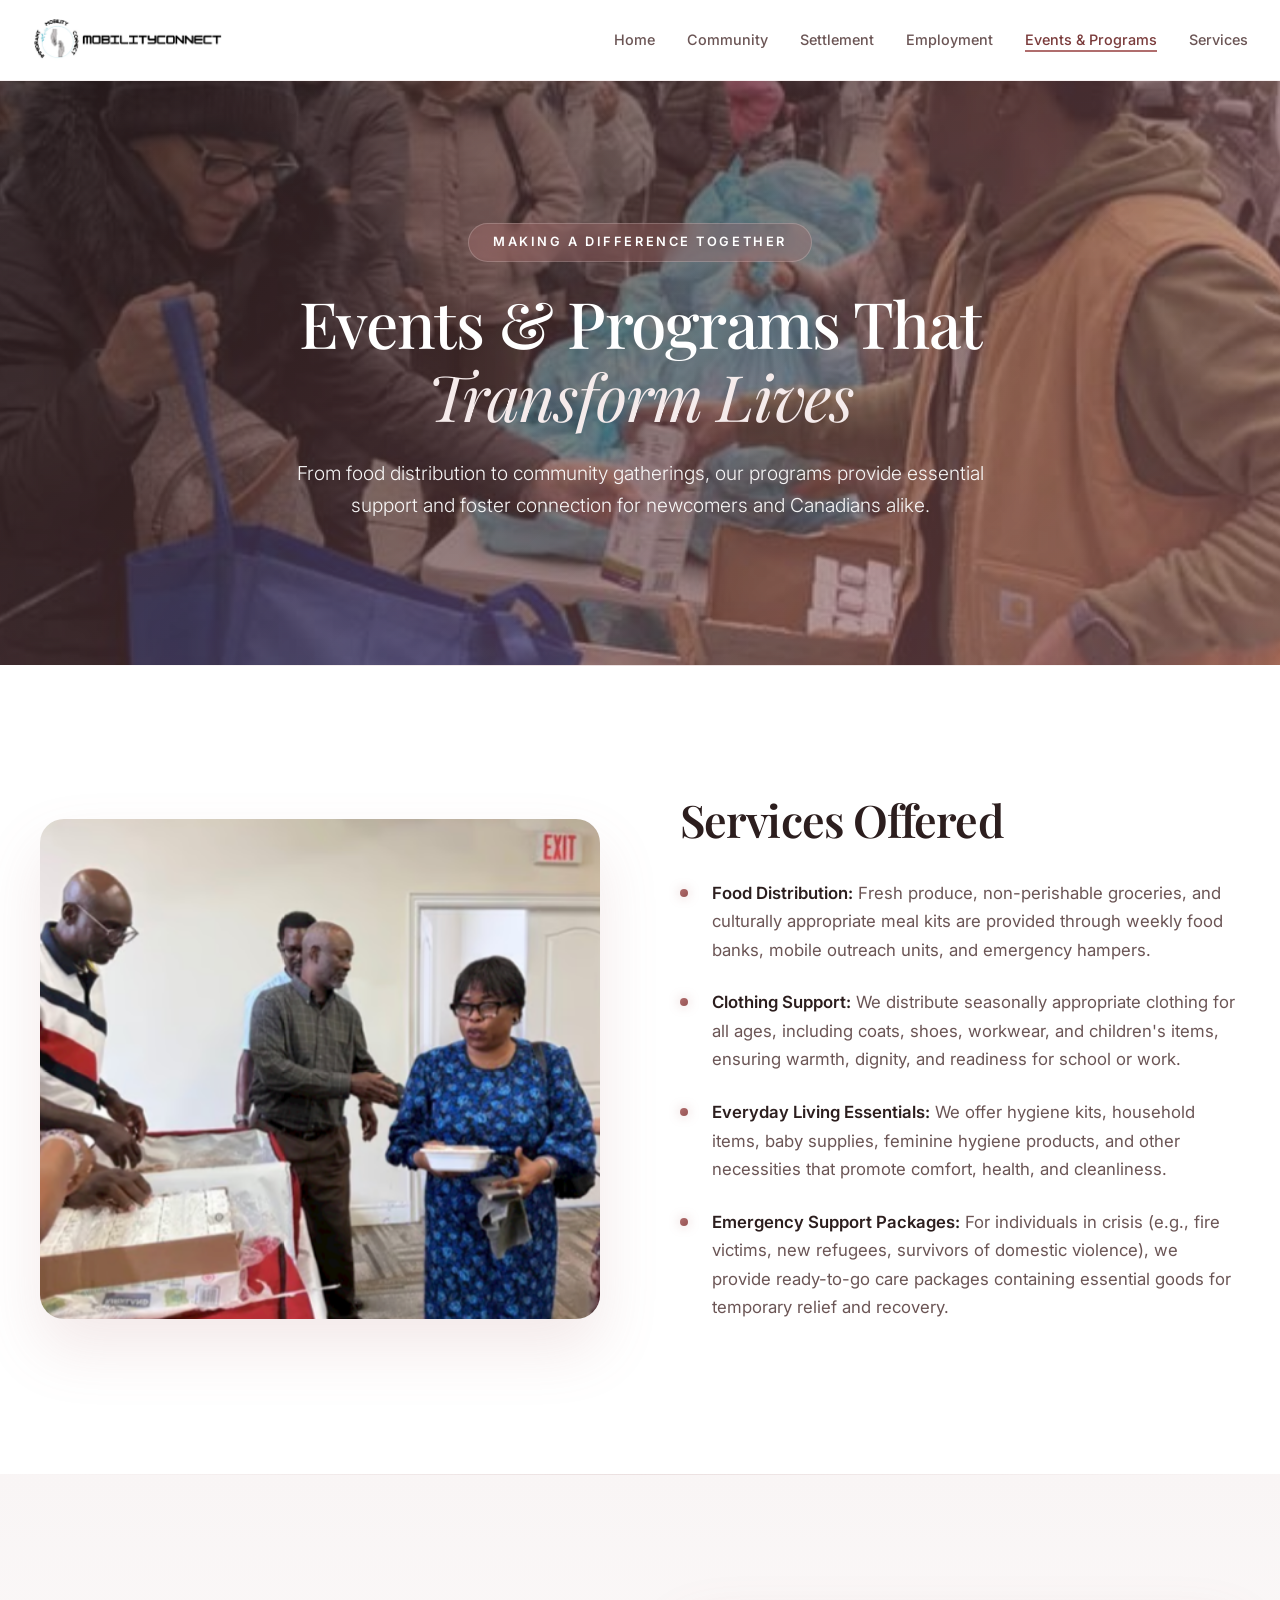
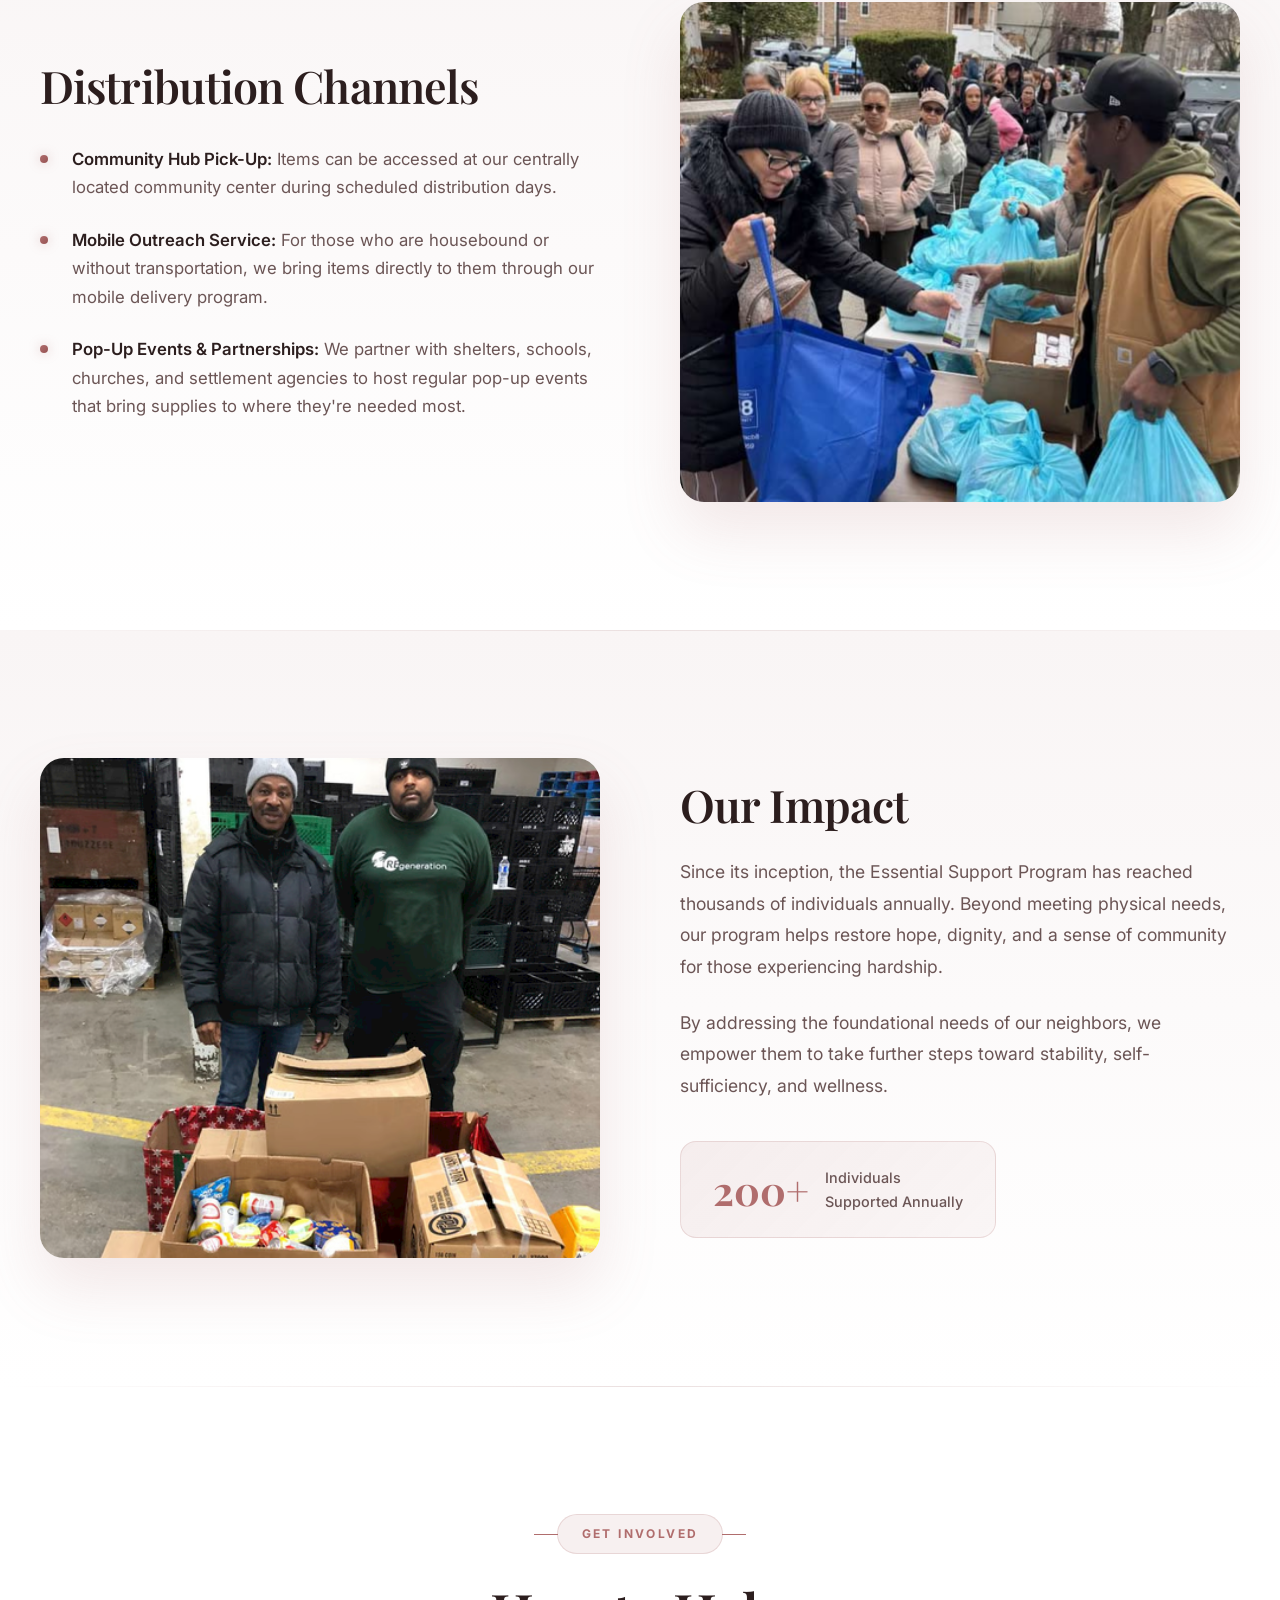
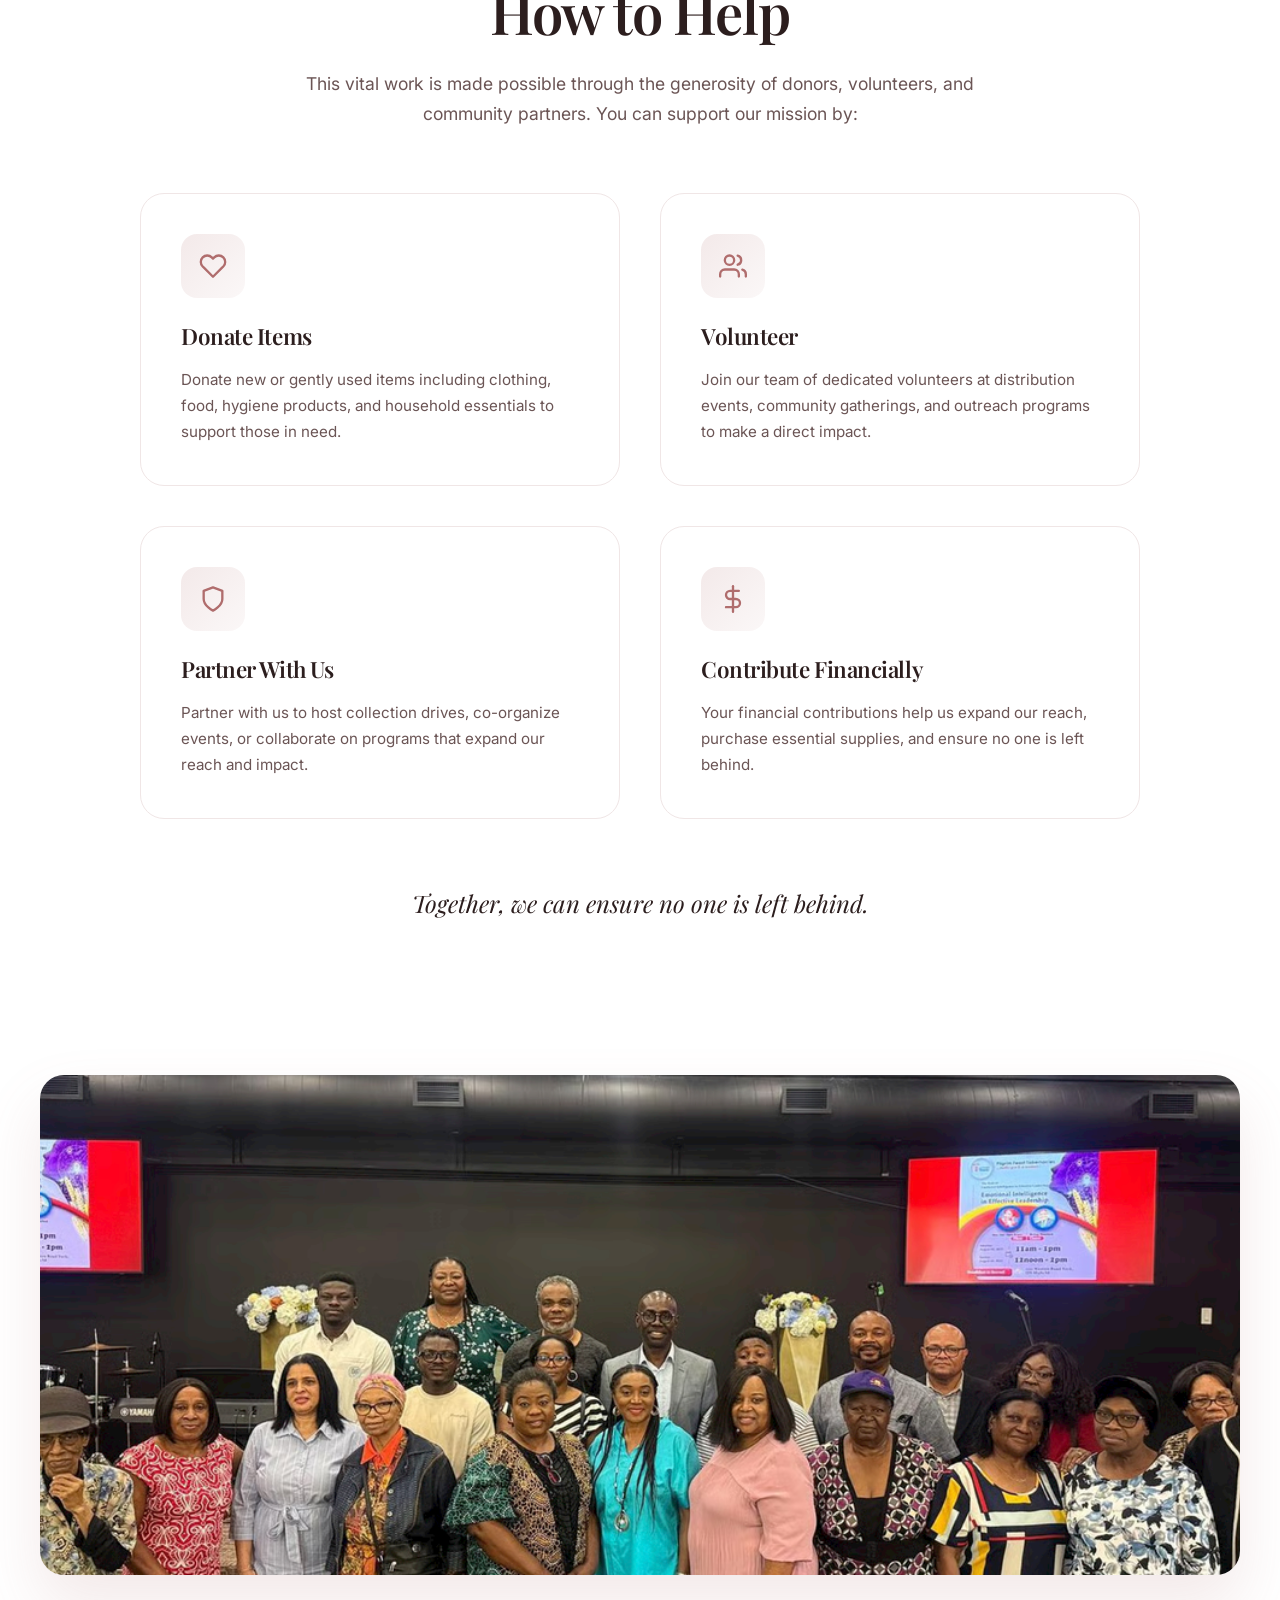
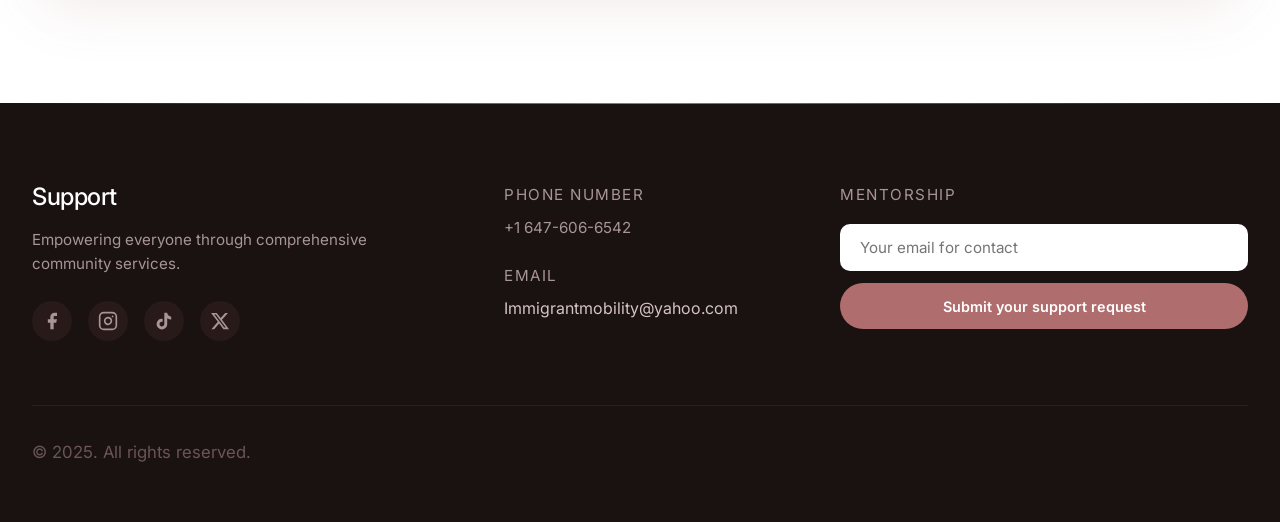
<file: events.html>
<!DOCTYPE html>
<html lang="en">
<head>
    <meta charset="UTF-8">
    <meta name="viewport" content="width=device-width, initial-scale=1.0">
    <title>Events & Programs | Immigrant Mobility Connect</title>
    <link rel="stylesheet" href="migrant.css">
    <link rel="preconnect" href="https://fonts.googleapis.com">
    <link rel="preconnect" href="https://fonts.gstatic.com" crossorigin>
    <link href="https://fonts.googleapis.com/css2?family=Inter:wght@300;400;500;600;700&family=Playfair+Display:ital,wght@0,400;0,500;0,600;0,700;1,400;1,500&display=swap" rel="stylesheet">
    
    <style>
        /* =========================================
           EVENTS & PROGRAMS PAGE STYLES
           ========================================= */
        
        /* Page Hero */
        .page-hero {
            position: relative;
            min-height: 65vh;
            display: flex;
            align-items: center;
            justify-content: center;
            overflow: hidden;
            margin-top: 80px;
        }

        .hero-background {
            position: absolute;
            inset: 0;
            z-index: 0;
        }

        .hero-image {
            width: 100%;
            height: 100%;
            object-fit: cover;
            animation: slowZoom 40s ease-in-out infinite alternate;
        }

        .hero-overlay {
            position: absolute;
            inset: 0;
            background: linear-gradient(135deg, rgba(44, 30, 30, 0.8) 0%, rgba(176, 109, 109, 0.5) 100%);
        }

        .hero-content-container {
            position: relative;
            z-index: 2;
            width: 100%;
            padding: 4rem 2rem;
        }

        .hero-text {
            max-width: 900px;
            margin: 0 auto;
            text-align: center;
            color: #fff;
        }

        .hero-label {
            display: inline-block;
            font-size: 0.8rem;
            font-weight: 600;
            color: #fff;
            text-transform: uppercase;
            letter-spacing: 0.2em;
            margin-bottom: 1.5rem;
            padding: 0.5rem 1.5rem;
            background: rgba(176, 109, 109, 0.3);
            backdrop-filter: blur(10px);
            border-radius: 50px;
            border: 1px solid rgba(255, 255, 255, 0.2);
        }

        .hero-text h1 {
            font-family: 'Playfair Display', serif;
            font-size: clamp(2.5rem, 5vw, 4rem);
            font-weight: 500;
            color: #fff;
            line-height: 1.15;
            margin-bottom: 1.5rem;
            letter-spacing: -0.02em;
        }

        .hero-text h1 em {
            font-style: italic;
            color: #F5EBEB;
            font-weight: 400;
        }

        .hero-text p {
            font-size: 1.2rem;
            color: rgba(255, 255, 255, 0.95);
            line-height: 1.7;
            max-width: 700px;
            margin: 0 auto;
            font-weight: 300;
        }

        /* Services Section */
        .services-section {
            padding: 8rem 0;
            background: #FFFFFF;
            position: relative;
        }

        .services-section::before {
            content: '';
            position: absolute;
            top: 0;
            left: 0;
            right: 0;
            height: 1px;
            background: linear-gradient(90deg, transparent, #EBE0E0, transparent);
        }

        .split-layout {
            display: grid;
            grid-template-columns: 1fr 1fr;
            gap: 5rem;
            max-width: 1200px;
            margin: 0 auto;
            align-items: center;
        }

        .split-layout.reverse {
            direction: rtl;
        }

        .split-layout.reverse > * {
            direction: ltr;
        }

        .split-image {
            position: relative;
            border-radius: 24px;
            overflow: hidden;
            box-shadow: 0 30px 60px rgba(176, 109, 109, 0.15);
            height: 500px;
        }

        .split-image img {
            width: 100%;
            height: 100%;
            object-fit: cover;
            transition: transform 0.8s cubic-bezier(0.2, 0.8, 0.2, 1);
        }

        .split-image:hover img {
            transform: scale(1.05);
        }

        .split-content h2 {
            font-family: 'Playfair Display', serif;
            font-size: clamp(2rem, 4vw, 2.8rem);
            color: #2C1E1E;
            margin-bottom: 2rem;
            line-height: 1.2;
            letter-spacing: -0.02em;
        }

        .split-content ul {
            list-style: none;
            padding: 0;
            margin: 0;
        }

        .split-content ul li {
            position: relative;
            padding-left: 2rem;
            margin-bottom: 1.5rem;
            color: #6B5555;
            font-size: 1.05rem;
            line-height: 1.7;
        }

        .split-content ul li::before {
            content: '';
            position: absolute;
            left: 0;
            top: 10px;
            width: 8px;
            height: 8px;
            border-radius: 50%;
            background: linear-gradient(135deg, #B06D6D 0%, #965353 100%);
            box-shadow: 0 0 12px rgba(176, 109, 109, 0.4);
        }

        .split-content ul li strong {
            color: #2C1E1E;
            font-weight: 600;
            display: inline;
        }

        /* Impact Section */
        .impact-section {
            padding: 8rem 0;
            background: linear-gradient(180deg, #F9F5F5 0%, #FFFFFF 100%);
            position: relative;
        }

        .impact-section::before {
            content: '';
            position: absolute;
            top: 0;
            left: 0;
            right: 0;
            height: 1px;
            background: linear-gradient(90deg, transparent, #EBE0E0, transparent);
        }

        .impact-grid {
            display: grid;
            grid-template-columns: 1fr 1fr;
            gap: 5rem;
            max-width: 1200px;
            margin: 0 auto;
            align-items: center;
        }

        .impact-image {
            position: relative;
            border-radius: 24px;
            overflow: hidden;
            box-shadow: 0 30px 60px rgba(176, 109, 109, 0.15);
            height: 500px;
        }

        .impact-image img {
            width: 100%;
            height: 100%;
            object-fit: cover;
            transition: transform 0.8s cubic-bezier(0.2, 0.8, 0.2, 1);
        }

        .impact-image:hover img {
            transform: scale(1.05);
        }

        .impact-content h2 {
            font-family: 'Playfair Display', serif;
            font-size: clamp(2rem, 4vw, 2.8rem);
            color: #2C1E1E;
            margin-bottom: 1.5rem;
            line-height: 1.2;
            letter-spacing: -0.02em;
        }

        .impact-content p {
            color: #6B5555;
            font-size: 1.1rem;
            line-height: 1.8;
            margin-bottom: 1.5rem;
        }

        .impact-stat {
            display: inline-flex;
            align-items: center;
            gap: 1rem;
            padding: 1.5rem 2rem;
            background: linear-gradient(135deg, rgba(176, 109, 109, 0.1) 0%, rgba(176, 109, 109, 0.05) 100%);
            border-radius: 16px;
            border: 1px solid rgba(176, 109, 109, 0.2);
            margin-top: 1rem;
        }

        .impact-stat-number {
            font-family: 'Playfair Display', serif;
            font-size: 2.5rem;
            font-weight: 700;
            color: #B06D6D;
            line-height: 1;
        }

        .impact-stat-label {
            font-size: 0.9rem;
            color: #6B5555;
            font-weight: 500;
        }

        /* How to Help Section */
        .help-section {
            padding: 8rem 0;
            background: #FFFFFF;
            position: relative;
        }

        .help-section::before {
            content: '';
            position: absolute;
            top: 0;
            left: 0;
            right: 0;
            height: 1px;
            background: linear-gradient(90deg, transparent, #EBE0E0, transparent);
        }

        .help-header {
            text-align: center;
            max-width: 700px;
            margin: 0 auto 4rem auto;
        }

        .help-header .section-label {
            display: inline-block;
            font-size: 0.75rem;
            font-weight: 700;
            color: #B06D6D;
            text-transform: uppercase;
            letter-spacing: 0.2em;
            margin-bottom: 1.5rem;
            padding: 0.6rem 1.5rem;
            background: rgba(176, 109, 109, 0.1);
            border-radius: 50px;
            border: 1px solid rgba(176, 109, 109, 0.2);
        }

        .help-header h2 {
            font-family: 'Playfair Display', serif;
            font-size: clamp(2.5rem, 5vw, 3.5rem);
            color: #2C1E1E;
            margin-bottom: 1.5rem;
            letter-spacing: -0.02em;
        }

        .help-header p {
            color: #6B5555;
            font-size: 1.1rem;
            line-height: 1.7;
        }

        .help-grid {
            display: grid;
            grid-template-columns: repeat(2, 1fr);
            gap: 2.5rem;
            max-width: 1000px;
            margin: 0 auto;
        }

        .help-card {
            background: #FFFFFF;
            border-radius: 24px;
            padding: 2.5rem;
            border: 1px solid #F0E6E6;
            transition: all 0.6s cubic-bezier(0.2, 0.8, 0.2, 1);
            position: relative;
            overflow: hidden;
        }

        .help-card::before {
            content: '';
            position: absolute;
            top: 0;
            left: 0;
            right: 0;
            height: 4px;
            background: linear-gradient(90deg, #B06D6D 0%, #965353 100%);
            transform: scaleX(0);
            transform-origin: left;
            transition: transform 0.6s cubic-bezier(0.2, 0.8, 0.2, 1);
        }

        .help-card:hover::before {
            transform: scaleX(1);
        }

        .help-card:hover {
            transform: translateY(-12px);
            box-shadow: 0 30px 60px rgba(176, 109, 109, 0.12);
            border-color: rgba(176, 109, 109, 0.3);
        }

        .help-icon {
            width: 64px;
            height: 64px;
            background: linear-gradient(135deg, rgba(176, 109, 109, 0.15) 0%, rgba(176, 109, 109, 0.05) 100%);
            border-radius: 16px;
            display: flex;
            align-items: center;
            justify-content: center;
            color: #B06D6D;
            margin-bottom: 1.5rem;
            transition: all 0.4s ease;
        }

        .help-card:hover .help-icon {
            background: linear-gradient(135deg, #B06D6D 0%, #965353 100%);
            color: #fff;
            transform: scale(1.1);
        }

        .help-card h3 {
            font-family: 'Playfair Display', serif;
            font-size: 1.4rem;
            font-weight: 600;
            color: #2C1E1E;
            margin-bottom: 1rem;
            line-height: 1.3;
        }

        .help-card p {
            color: #6B5555;
            font-size: 0.95rem;
            line-height: 1.7;
            margin: 0;
        }

        /* Community Photo Section */
        .community-section {
            padding: 0 0 8rem 0;
            background: #FFFFFF;
        }

        .community-image {
            max-width: 1200px;
            margin: 0 auto;
            border-radius: 24px;
            overflow: hidden;
            box-shadow: 0 30px 60px rgba(176, 109, 109, 0.15);
            height: 500px;
        }

        .community-image img {
            width: 100%;
            height: 100%;
            object-fit: cover;
        }

        /* Animations */
        .fade-up {
            opacity: 0;
            transform: translateY(30px);
            transition: opacity 0.8s ease, transform 0.8s cubic-bezier(0.2, 0.8, 0.2, 1);
        }

        .fade-up.visible {
            opacity: 1;
            transform: translateY(0);
        }

        .delay-1 { transition-delay: 0.1s; }
        .delay-2 { transition-delay: 0.2s; }
        .delay-3 { transition-delay: 0.3s; }
        .delay-4 { transition-delay: 0.4s; }

        @keyframes slowZoom {
            0% { transform: scale(1); }
            100% { transform: scale(1.1); }
        }

        /* Responsive */
        @media (max-width: 1024px) {
            .split-layout,
            .impact-grid {
                grid-template-columns: 1fr;
                gap: 3rem;
            }

            .split-layout.reverse {
                direction: ltr;
            }

            .split-image,
            .impact-image {
                height: 400px;
            }

            .help-grid {
                grid-template-columns: 1fr;
            }
        }

        @media (max-width: 768px) {
            .page-hero { min-height: 55vh; }
            .hero-content-container { padding: 3rem 1.5rem; }
            .hero-text h1 { font-size: 2rem; }
            .hero-text p { font-size: 1.05rem; }
            
            .services-section,
            .impact-section,
            .help-section,
            .community-section {
                padding: 5rem 0;
            }

            .split-image,
            .impact-image {
                height: 300px;
            }

            .community-image {
                height: 300px;
            }

            .help-card {
                padding: 2rem;
            }
        }
    </style>
</head>
<body>

    <!-- HEADER -->
    <header class="header" id="header">
        <div class="container nav-container">
            <a href="index.html" class="logo-link">
                <img src="logo.png" alt="Logo" class="logo-image">
                <span class="logo-text"></span>
            </a>
            <nav>
                <ul class="nav-links">
                    <li><a href="index.html">Home</a></li>
                    <li><a href="community.html">Community</a></li>
                    <li><a href="settlement.html">Settlement</a></li>
                    <li><a href="employment.html">Employment</a></li>
                    <li><a href="events.html" class="active">Events & Programs</a></li>
                    <li><a href="services.html">Services</a></li>
                </ul>
            </nav>
        </div>
    </header>

    <!-- HERO SECTION -->
    <section class="page-hero">
        <div class="hero-background">
<img src="keep/photo3.jpeg" alt="Community event and gathering" class="hero-image">
            <div class="hero-overlay"></div>
        </div>
        <div class="container hero-content-container">
            <div class="hero-text fade-up">
                <span class="hero-label">Making a Difference Together</span>
                <h1>Events & Programs That <em>Transform Lives</em></h1>
                <p>From food distribution to community gatherings, our programs provide essential support and foster connection for newcomers and Canadians alike.</p>
            </div>
        </div>
    </section>

    <!-- SERVICES SECTION -->
    <section class="services-section">
        <div class="container">
            <div class="split-layout">
                <div class="split-image fade-up">
                   <img src="keep/photo4.png" alt="Community event and gathering" class="hero-image">
                </div>
                <div class="split-content fade-up delay-1">
                    <h2>Services Offered</h2>
                    <ul>
                        <li><strong>Food Distribution:</strong> Fresh produce, non-perishable groceries, and culturally appropriate meal kits are provided through weekly food banks, mobile outreach units, and emergency hampers.</li>
                        <li><strong>Clothing Support:</strong> We distribute seasonally appropriate clothing for all ages, including coats, shoes, workwear, and children's items, ensuring warmth, dignity, and readiness for school or work.</li>
                        <li><strong>Everyday Living Essentials:</strong> We offer hygiene kits, household items, baby supplies, feminine hygiene products, and other necessities that promote comfort, health, and cleanliness.</li>
                        <li><strong>Emergency Support Packages:</strong> For individuals in crisis (e.g., fire victims, new refugees, survivors of domestic violence), we provide ready-to-go care packages containing essential goods for temporary relief and recovery.</li>
                    </ul>
                </div>
            </div>
        </div>
    </section>

    <!-- DISTRIBUTION CHANNELS SECTION -->
    <section class="services-section" style="background: linear-gradient(180deg, #F9F5F5 0%, #FFFFFF 100%);">
        <div class="container">
            <div class="split-layout reverse">
                <div class="split-image fade-up">
<img src="keep/photo3.jpeg" alt="Community event and gathering" class="hero-image">
                </div>
                <div class="split-content fade-up delay-1">
                    <h2>Distribution Channels</h2>
                    <ul>
                        <li><strong>Community Hub Pick-Up:</strong> Items can be accessed at our centrally located community center during scheduled distribution days.</li>
                        <li><strong>Mobile Outreach Service:</strong> For those who are housebound or without transportation, we bring items directly to them through our mobile delivery program.</li>
                        <li><strong>Pop-Up Events & Partnerships:</strong> We partner with shelters, schools, churches, and settlement agencies to host regular pop-up events that bring supplies to where they're needed most.</li>
                    </ul>
                </div>
            </div>
        </div>
    </section>

        <!-- IMPACT SECTION -->
    <section class="impact-section">
        <div class="container">
            <div class="impact-grid">
                <div class="impact-image fade-up">
                   <img src="keep/photo6.png" alt="Community volunteers and impact" style="object-position: center top;">
                </div>
                <div class="impact-content fade-up delay-1">
                    <h2>Our Impact</h2>
                    <p>Since its inception, the Essential Support Program has reached thousands of individuals annually. Beyond meeting physical needs, our program helps restore hope, dignity, and a sense of community for those experiencing hardship.</p>
                    <p>By addressing the foundational needs of our neighbors, we empower them to take further steps toward stability, self-sufficiency, and wellness.</p>
                    <div class="impact-stat">
                        <div class="impact-stat-number">200+</div>
                        <div class="impact-stat-label">Individuals<br>Supported Annually</div>
                    </div>
                </div>
            </div>
        </div>
    </section>
    <!-- HOW TO HELP SECTION -->
    <section class="help-section">
        <div class="container">
            <div class="help-header fade-up">
                <span class="section-label">Get Involved</span>
                <h2>How to Help</h2>
                <p>This vital work is made possible through the generosity of donors, volunteers, and community partners. You can support our mission by:</p>
            </div>

            <div class="help-grid">
                <div class="help-card fade-up delay-1">
                    <div class="help-icon">
                        <svg width="28" height="28" viewBox="0 0 24 24" fill="none" stroke="currentColor" stroke-width="2" stroke-linecap="round" stroke-linejoin="round"><path d="M20.84 4.61a5.5 5.5 0 0 0-7.78 0L12 5.67l-1.06-1.06a5.5 5.5 0 0 0-7.78 7.78l1.06 1.06L12 21.23l7.78-7.78 1.06-1.06a5.5 5.5 0 0 0 0-7.78z"></path></svg>
                    </div>
                    <h3>Donate Items</h3>
                    <p>Donate new or gently used items including clothing, food, hygiene products, and household essentials to support those in need.</p>
                </div>

                <div class="help-card fade-up delay-2">
                    <div class="help-icon">
                        <svg width="28" height="28" viewBox="0 0 24 24" fill="none" stroke="currentColor" stroke-width="2" stroke-linecap="round" stroke-linejoin="round"><path d="M17 21v-2a4 4 0 0 0-4-4H5a4 4 0 0 0-4 4v2"></path><circle cx="9" cy="7" r="4"></circle><path d="M23 21v-2a4 4 0 0 0-3-3.87"></path><path d="M16 3.13a4 4 0 0 1 0 7.75"></path></svg>
                    </div>
                    <h3>Volunteer</h3>
                    <p>Join our team of dedicated volunteers at distribution events, community gatherings, and outreach programs to make a direct impact.</p>
                </div>

                <div class="help-card fade-up delay-3">
                    <div class="help-icon">
                        <svg width="28" height="28" viewBox="0 0 24 24" fill="none" stroke="currentColor" stroke-width="2" stroke-linecap="round" stroke-linejoin="round"><path d="M12 22s8-4 8-10V5l-8-3-8 3v7c0 6 8 10 8 10z"></path></svg>
                    </div>
                    <h3>Partner With Us</h3>
                    <p>Partner with us to host collection drives, co-organize events, or collaborate on programs that expand our reach and impact.</p>
                </div>

                <div class="help-card fade-up delay-4">
                    <div class="help-icon">
                        <svg width="28" height="28" viewBox="0 0 24 24" fill="none" stroke="currentColor" stroke-width="2" stroke-linecap="round" stroke-linejoin="round"><line x1="12" y1="1" x2="12" y2="23"></line><path d="M17 5H9.5a3.5 3.5 0 0 0 0 7h5a3.5 3.5 0 0 1 0 7H6"></path></svg>
                    </div>
                    <h3>Contribute Financially</h3>
                    <p>Your financial contributions help us expand our reach, purchase essential supplies, and ensure no one is left behind.</p>
                </div>
            </div>

            <div style="text-align: center; margin-top: 4rem;">
                <p style="font-family: 'Playfair Display', serif; font-size: 1.5rem; color: #2C1E1E; font-style: italic;">Together, we can ensure no one is left behind.</p>
            </div>
        </div>
    </section>

    <!-- COMMUNITY PHOTO SECTION -->
    <section class="community-section">
        <div class="container">
            <div class="community-image fade-up">
                <img src="keep/photo7.png" alt="Community distribution event">
            </div>
        </div>
    </section>

    <!-- FOOTER -->
    <footer class="footer">
        <div class="container">
            <div class="footer-grid">
                <div class="footer-col">
                    <h4>Support</h4>
                    <p>Empowering everyone through comprehensive community services.</p>
                    <div class="social-links">
                        <a href="#" aria-label="Facebook"><svg width="20" height="20" viewBox="0 0 24 24" fill="currentColor"><path d="M18 2h-3a5 5 0 0 0-5 5v3H7v4h3v8h4v-8h3l1-4h-4V7a1 1 0 0 1 1-1h3z"></path></svg></a>
                        <a href="#" aria-label="Instagram"><svg width="20" height="20" viewBox="0 0 24 24" fill="none" stroke="currentColor" stroke-width="2" stroke-linecap="round" stroke-linejoin="round"><rect x="2" y="2" width="20" height="20" rx="5" ry="5"></rect><path d="M16 11.37A4 4 0 1 1 12.63 8 4 4 0 0 1 16 11.37z"></path><line x1="17.5" y1="6.5" x2="17.51" y2="6.5"></line></svg></a>
                        <a href="#" aria-label="TikTok"><svg width="20" height="20" viewBox="0 0 24 24" fill="currentColor"><path d="M19.59 6.69a4.83 4.83 0 0 1-3.77-4.25V2h-3.45v13.67a2.89 2.89 0 0 1-5.2 1.74 2.89 2.89 0 0 1 2.31-4.64 2.93 2.93 0 0 1 .88.13V9.4a6.84 6.84 0 0 0-1-.05A6.33 6.33 0 0 0 5 20.1a6.34 6.34 0 0 0 10.86-4.43v-7a8.16 8.16 0 0 0 4.77 1.52v-3.4a4.85 4.85 0 0 1-1-.1z"></path></svg></a>
                        <a href="#" aria-label="X"><svg width="20" height="20" viewBox="0 0 24 24" fill="currentColor"><path d="M18.244 2.25h3.308l-7.227 8.26 8.502 11.24H16.17l-5.214-6.817L4.99 21.75H1.68l7.73-8.835L1.254 2.25H8.08l4.713 6.231zm-1.161 17.52h1.833L7.084 4.126H5.117z"></path></svg></a>
                    </div>
                </div>
                <div class="footer-col">
                    <p class="footer-label">Phone number</p>
                    <p class="footer-info">+1 647-606-6542</p>
                    <p class="footer-label" style="margin-top: 1.5rem;">Email</p>
                    <a href="mailto:Immigrantmobility@yahoo.com" class="footer-info footer-link">Immigrantmobility@yahoo.com</a>
                </div>
                <div class="footer-col">
                    <p class="footer-label">MENTORSHIP</p>
                    <form class="newsletter-form" id="newsletterForm">
                        <input type="email" placeholder="Your email for contact" required>
                        <button type="submit">Submit your support request</button>
                    </form>
                </div>
            </div>
            <div class="footer-bottom">
                <p>&copy; 2025. All rights reserved.</p>
            </div>
        </div>
    </footer>

    <script src="migrant.js"></script>
</body>
</html>
</file>
<file: migrant.css>
*, *::before, *::after { margin: 0; padding: 0; box-sizing: border-box; }

:root {
    --bg-primary: #FFFFFF;
    --bg-soft: #F9F5F5;
    --bg-warm: #F5F0F0;
    --bg-dark: #1A1111;
    --text-main: #2C1E1E;
    --text-muted: #6B5555;
    
    /* Smooth Wine Palette */
    --wine-light: #F5EBEB;
    --wine-main: #B06D6D;
    --wine-hover: #965353;
    --wine-dark: #7A3B3B;
    --wine-deep: #4A2020;
    
    --border: #EBE0E0;
    --shadow-sm: 0 2px 8px rgba(176, 109, 109, 0.05);
    --shadow-md: 0 8px 24px rgba(176, 109, 109, 0.08);
    --shadow-lg: 0 16px 40px rgba(176, 109, 109, 0.1);
    
    /* Modern, smooth transition */
    --transition: all 0.4s cubic-bezier(0.16, 1, 0.3, 1); 
    
    --max-width: 1280px;
    --radius: 20px;
}

html { scroll-behavior: smooth; }

body {
    font-family: 'Inter', system-ui, -apple-system, sans-serif;
    background-color: var(--bg-primary);
    color: var(--text-main);
    line-height: 1.6;
    -webkit-font-smoothing: antialiased;
    overflow-x: hidden;
}

h1, h2, h3, h4 { font-weight: 600; color: var(--text-main); line-height: 1.2; letter-spacing: -0.02em; }
h2 { font-size: clamp(2rem, 4vw, 2.75rem); margin-bottom: 1.5rem; }
h3 { font-size: 1.5rem; margin-bottom: 1rem; font-weight: 600; }
p { color: var(--text-muted); font-size: 1.05rem; line-height: 1.7; margin-bottom: 1.5rem; }

.container { width: 100%; max-width: var(--max-width); margin: 0 auto; padding: 0 2rem; }

/* ALTERNATING SECTION BACKGROUNDS */
.section { padding: 7rem 0; background: var(--bg-primary); position: relative; }
.section::before {
    content: '';
    position: absolute;
    top: 0; left: 0; right: 0; height: 1px;
    background: linear-gradient(90deg, transparent, var(--border), transparent);
}

.bg-soft { background: linear-gradient(180deg, var(--bg-soft) 0%, var(--bg-primary) 100%); }
.bg-warm { background: linear-gradient(180deg, var(--bg-warm) 0%, var(--bg-primary) 100%); }

.text-center { text-align: center; position: relative; z-index: 1; }
.subtitle { max-width: 650px; margin: 0 auto 3.5rem auto; font-size: 1.1rem; }

.btn-primary { display: inline-block; padding: 0.9rem 2rem; font-size: 0.95rem; font-weight: 600; border-radius: 50px; text-decoration: none; transition: var(--transition); background: var(--wine-main); color: white; border: none; }
.btn-primary:hover { background: var(--wine-hover); transform: translateY(-2px); box-shadow: 0 8px 24px rgba(176, 109, 109, 0.3); }

/* HEADER */
.header { position: fixed; top: 0; left: 0; width: 100%; z-index: 1000; background: rgba(255,255,255,0.98); backdrop-filter: blur(20px); border-bottom: 1px solid rgba(176, 109, 109, 0.08); transition: var(--transition); }
.header.scrolled { box-shadow: var(--shadow-sm); }
.nav-container { display: flex; align-items: center; justify-content: space-between; height: 80px; }
.logo-link { display: flex; align-items: center; gap: 12px; text-decoration: none; }
.logo-image { height: 42px; }
.logo-text { font-size: 1.25rem; font-weight: 800; letter-spacing: 0.05em; text-transform: uppercase; color: var(--text-main); }
.nav-links { display: flex; gap: 2rem; list-style: none; }
.nav-links a { text-decoration: none; color: var(--text-muted); font-weight: 500; font-size: 0.9rem; position: relative; padding-bottom: 4px; transition: var(--transition); }
.nav-links a::after { content: ''; position: absolute; bottom: 0; left: 0; width: 0; height: 2px; background: var(--wine-main); transition: var(--transition); }
.nav-links a:hover::after, .nav-links a.active::after { width: 100%; }
.nav-links a.active, .nav-links a:hover { color: var(--wine-dark); }

/* HERO */
.hero { position: relative; min-height: 100vh; display: flex; align-items: center; justify-content: center; overflow: hidden; }
.hero-bg-wrapper { position: absolute; inset: 0; z-index: 0; }
.hero-bg { width: 100%; height: 100%; object-fit: cover; will-change: transform; }
.hero-gradient { position: absolute; inset: 0; background: linear-gradient(135deg, rgba(26, 17, 17, 0.85) 0%, rgba(176, 109, 109, 0.5) 100%); }
.hero-container { position: relative; z-index: 2; width: 100%; }
.hero-content { max-width: 800px; margin: 0 auto; text-align: center; color: #fff; }
.hero-eyebrow { display: inline-flex; align-items: center; gap: 1rem; margin-bottom: 2rem; padding: 0.6rem 1.25rem; background: rgba(255,255,255,0.1); backdrop-filter: blur(10px); border-radius: 50px; border: 1px solid rgba(176, 109, 109, 0.3); }
.eyebrow-line { width: 32px; height: 1px; background: var(--wine-light); }
.eyebrow-text { font-size: 0.8rem; font-weight: 500; color: rgba(255, 255, 255, 0.95); letter-spacing: 0.12em; text-transform: uppercase; }
.hero-title { font-family: 'Playfair Display', serif; font-size: clamp(2.5rem, 5vw, 4rem); font-weight: 500; color: #fff; line-height: 1.15; margin-bottom: 1.5rem; }
.hero-title em { font-style: italic; color: var(--wine-light); font-weight: 400; }
.hero-description { font-size: 1.1rem; color: rgba(255, 255, 255, 0.9); line-height: 1.7; max-width: 600px; margin: 0 auto 2.5rem auto; font-weight: 300; }
.hero-cta { display: flex; gap: 1rem; justify-content: center; align-items: center; flex-wrap: wrap; }
.cta-primary { display: inline-flex; align-items: center; gap: 0.5rem; padding: 0.9rem 1.8rem; background: var(--wine-main); color: white; text-decoration: none; border-radius: 50px; font-weight: 500; font-size: 0.95rem; transition: var(--transition); box-shadow: 0 8px 24px rgba(176, 109, 109, 0.4); }
.cta-primary:hover { background: var(--wine-hover); transform: translateY(-2px); box-shadow: 0 12px 32px rgba(176, 109, 109, 0.5); }
.cta-secondary { display: inline-flex; align-items: center; padding: 0.9rem 1.8rem; color: rgba(255, 255, 255, 0.95); text-decoration: none; font-weight: 500; font-size: 0.95rem; border: 1px solid rgba(176, 109, 109, 0.4); border-radius: 50px; transition: var(--transition); backdrop-filter: blur(10px); }
.cta-secondary:hover { background: rgba(176, 109, 109, 0.15); border-color: var(--wine-light); transform: translateY(-2px); }
.hero-scroll { position: absolute; bottom: 40px; left: 50%; transform: translateX(-50%); z-index: 2; }
.scroll-line { width: 1px; height: 50px; background: linear-gradient(to bottom, rgba(176,109,109,0.6), rgba(176,109,109,0)); position: relative; overflow: hidden; }
.scroll-line::after { content: ''; position: absolute; top: 0; left: 0; width: 100%; height: 16px; background: var(--wine-light); animation: scrollDown 2s ease-in-out infinite; }
@keyframes scrollDown { 0% { transform: translateY(-16px); opacity: 0; } 50% { opacity: 1; } 100% { transform: translateY(50px); opacity: 0; } }

/* TABS SECTION */
.info-section { padding: 7rem 0; background: var(--bg-primary); position: relative; }
.info-section::before { content: ''; position: absolute; top: 0; left: 0; right: 0; height: 1px; background: linear-gradient(90deg, transparent, var(--border), transparent); }
.section-header { text-align: center; max-width: 700px; margin: 0 auto 4rem auto; }
.section-label { display: inline-block; font-size: 0.8rem; font-weight: 600; color: var(--wine-main); text-transform: uppercase; letter-spacing: 0.15em; margin-bottom: 1rem; position: relative; padding: 0 1rem; }
.section-label::before, .section-label::after { content: ''; position: absolute; top: 50%; width: 24px; height: 1px; background: var(--wine-main); }
.section-label::before { left: -24px; }
.section-label::after { right: -24px; }
.section-subtitle { font-size: 1.1rem; margin-bottom: 0; color: var(--text-muted); }

.tabs-container { max-width: 900px; margin: 0 auto; }

.tab-bar {
    display: flex;
    justify-content: center;
    gap: 0.4rem;
    padding: 0.4rem;
    background: var(--bg-soft);
    border-radius: 14px;
    margin-bottom: 2.5rem;
    border: 1px solid var(--border);
}

.tab-btn {
    flex: 1;
    display: flex;
    align-items: center;
    justify-content: center;
    gap: 0.5rem;
    padding: 0.85rem 1rem;
    background: transparent;
    border: none;
    border-radius: 10px;
    cursor: pointer;
    font-family: 'Inter', sans-serif;
    font-size: 0.9rem;
    font-weight: 500;
    color: var(--text-muted);
    transition: var(--transition);
}

.tab-btn:hover { color: var(--wine-dark); }
.tab-btn.active { color: var(--wine-deep); background: #fff; box-shadow: 0 2px 12px rgba(176, 109, 109, 0.15); }
.tab-icon { display: flex; align-items: center; justify-content: center; }
.tab-icon svg { width: 18px; height: 18px; }

.tab-content-wrapper { position: relative; min-height: 450px; }

.tab-panel {
    position: absolute;
    top: 0; left: 0; width: 100%;
    opacity: 0;
    visibility: hidden;
    transform: translateY(10px);
    transition: opacity 0.5s ease, transform 0.5s cubic-bezier(0.4, 0, 0.2, 1), visibility 0.5s;
    background: linear-gradient(145deg, #2C1E1E 0%, #1A1111 100%);
    color: #fff;
    padding: 3.5rem 3.5rem;
    border-radius: var(--radius);
    border: 1px solid rgba(176, 109, 109, 0.15);
    box-shadow: var(--shadow-lg);
    overflow: hidden;
}

.tab-panel::before { content: ''; position: absolute; top: 0; left: 0; right: 0; height: 3px; background: linear-gradient(90deg, var(--wine-main) 0%, var(--wine-light) 100%); }

.tab-panel.active { opacity: 1; visibility: visible; transform: translateY(0); position: relative; }

.panel-icon { width: 56px; height: 56px; background: rgba(176, 109, 109, 0.12); border-radius: 14px; display: flex; align-items: center; justify-content: center; color: var(--wine-main); margin-bottom: 2rem; }
.panel-icon svg { width: 28px; height: 28px; }

.tab-panel h3 { color: #fff; font-size: 2rem; margin-bottom: 0.5rem; font-weight: 600; font-family: 'Playfair Display', serif; }
.panel-subtitle { color: var(--wine-light); font-style: italic; font-weight: 400; font-size: 1rem; margin-bottom: 2rem; padding-bottom: 1.25rem; border-bottom: 1px solid rgba(176, 109, 109, 0.2); }
.tab-panel p { color: rgba(255,255,255,0.8); font-size: 1rem; line-height: 1.8; margin-bottom: 1.25rem; }

.values-list { list-style: none; padding: 0; margin-top: 1.25rem; }
.values-list li { color: rgba(255,255,255,0.8); font-size: 1rem; margin-bottom: 1rem; line-height: 1.6; position: relative; padding-left: 1.5rem; }
.values-list li::before { content: ''; position: absolute; left: 0; top: 10px; width: 6px; height: 6px; border-radius: 50%; background: var(--wine-main); box-shadow: 0 0 8px rgba(176, 109, 109, 0.5); }
.values-list li strong { color: #fff; display: block; margin-bottom: 0.25rem; font-weight: 600; font-size: 1rem; }

/* SPLIT GRID & IMAGES */
.split-grid { display: grid; grid-template-columns: 1fr 1fr; gap: 5rem; align-items: center; margin: 4rem 0; }
.split-content h2 { font-size: clamp(2rem, 4vw, 2.5rem); margin-bottom: 1.5rem; color: var(--text-main); }
.split-content p { color: var(--text-muted); font-size: 1.05rem; line-height: 1.8; margin-bottom: 1.5rem; }
.split-content .btn-primary { margin-top: 1rem; }

.image-grid { display: grid; grid-template-columns: 1fr 1fr; gap: 1.5rem; margin: 0; }
.rounded-img { width: 100%; border-radius: var(--radius); object-fit: cover; transition: var(--transition); box-shadow: var(--shadow-sm); }
.image-grid .rounded-img { height: 320px; }
.rounded-img:hover { transform: translateY(-4px); box-shadow: var(--shadow-md); }

/* SERVICES */
.services-grid { display: grid; grid-template-columns: repeat(2, 1fr); gap: 2rem; margin: 0; }
.modern-card { background: var(--bg-primary); padding: 2.5rem 2rem; border-radius: var(--radius); border: 1px solid var(--border); transition: var(--transition); position: relative; overflow: hidden; }
.modern-card::before { content: ''; position: absolute; top: 0; left: 0; width: 100%; height: 3px; background: linear-gradient(90deg, var(--wine-main) 0%, var(--wine-light) 100%); transform: scaleX(0); transform-origin: left; transition: transform 0.4s ease; }
.modern-card:hover::before { transform: scaleX(1); }
.modern-card:hover { transform: translateY(-4px); box-shadow: var(--shadow-md); border-color: var(--wine-main); }
.card-number { position: absolute; top: 1.5rem; right: 1.5rem; font-size: 2rem; font-weight: 700; color: var(--wine-main); opacity: 0.2; font-family: 'Playfair Display', serif; }
.modern-card h3 { font-size: 1.35rem; margin-bottom: 1.25rem; color: var(--text-main); padding-right: 3rem; }
.modern-card ul { list-style: none; padding: 0; }
.modern-card ul li { position: relative; padding-left: 1.5rem; margin-bottom: 0.85rem; color: var(--text-muted); font-size: 0.95rem; line-height: 1.6; }
.modern-card ul li::before { content: ''; position: absolute; left: 0; top: 10px; width: 6px; height: 6px; border-radius: 50%; background: var(--wine-main); box-shadow: 0 0 8px rgba(176, 109, 109, 0.4); }

/* CONTACT SECTION */
.contact-section { padding: 7rem 0; background: var(--bg-warm); position: relative; }
.contact-section::before { content: ''; position: absolute; top: 0; left: 0; right: 0; height: 1px; background: linear-gradient(90deg, transparent, var(--border), transparent); }
.contact-header { text-align: center; max-width: 700px; margin: 0 auto 4rem auto; }
.contact-header h2 { font-size: clamp(2rem, 4vw, 2.75rem); margin-bottom: 1rem; }
.contact-header p { font-size: 1.1rem; color: var(--text-muted); }
.contact-grid { display: grid; grid-template-columns: 1fr 1.3fr; gap: 3rem; align-items: stretch; max-width: 1100px; margin: 0 auto; }
.contact-form-card { background: var(--wine-light); padding: 3rem; border-radius: var(--radius); width: 100%; min-width: 0; }
.form-group { margin-bottom: 1.5rem; width: 100%; }
.form-group label { display: block; font-size: 0.95rem; font-weight: 600; color: var(--text-main); margin-bottom: 0.6rem; }
.form-group input, .form-group textarea { width: 100%; padding: 1rem 1.25rem; font-size: 1rem; font-family: 'Inter', sans-serif; border: none; border-radius: 10px; background: #fff; color: var(--text-main); transition: var(--transition); box-sizing: border-box; }
.form-group input:focus, .form-group textarea:focus { outline: none; box-shadow: 0 0 0 3px rgba(176, 109, 109, 0.2); }
.form-group textarea { min-height: 140px; resize: vertical; }
.submit-btn { width: 100%; padding: 1.1rem 2rem; background: var(--wine-main); color: #fff; border: none; border-radius: 50px; font-size: 1rem; font-weight: 600; font-family: 'Inter', sans-serif; cursor: pointer; transition: var(--transition); white-space: nowrap; }
.submit-btn:hover { background: var(--wine-hover); transform: translateY(-2px); box-shadow: 0 8px 24px rgba(176, 109, 109, 0.3); }
.form-success { display: none; margin-top: 1rem; padding: 1rem; background: rgba(255,255,255,0.5); border-radius: 10px; text-align: center; color: var(--wine-deep); font-weight: 500; }

/* Contact Image Card */
.contact-image-card { position: relative; border-radius: var(--radius); overflow: hidden; box-shadow: var(--shadow-md); background: #e8e8e8; min-height: 550px; }
.contact-image-card img { position: absolute; top: 0; left: 0; width: 100%; height: 100%; object-fit: cover; display: block; transition: transform 0.6s ease; }
.contact-image-card:hover img { transform: scale(1.05); }
.contact-image-overlay { position: absolute; bottom: 0; left: 0; right: 0; padding: 2.5rem 2rem; background: linear-gradient(to top, rgba(26, 17, 17, 0.9) 0%, rgba(26, 17, 17, 0.5) 60%, transparent 100%); color: #fff; z-index: 2; }
.contact-image-overlay h4 { font-size: 1.35rem; font-weight: 600; margin-bottom: 0.35rem; color: #fff; font-family: 'Playfair Display', serif; }
.contact-image-overlay p { font-size: 0.95rem; color: rgba(255,255,255,0.9); margin: 0; line-height: 1.5; }

/* FOOTER */
.footer { background: var(--bg-dark); color: #A89595; padding: 5rem 0 2rem; position: relative; }
.footer::before { content: ''; position: absolute; top: 0; left: 0; right: 0; height: 1px; background: linear-gradient(90deg, transparent, var(--wine-main), transparent); }
.footer-grid { display: grid; grid-template-columns: 1.5fr 1fr 1.5fr; gap: 4rem; margin-bottom: 4rem; }
.footer-col h4 { color: #fff; font-size: 1.5rem; margin-bottom: 1rem; font-weight: 500; }
.footer-col p { color: #A89595; font-size: 0.95rem; line-height: 1.6; margin-bottom: 1rem; }
.footer-label { font-size: 0.8rem; text-transform: uppercase; letter-spacing: 0.1em; color: var(--wine-main); margin-bottom: 0.5rem !important; }
.footer-info { color: #D5C4C4; font-size: 1rem; }
.footer-link { color: #D5C4C4; text-decoration: none; transition: var(--transition); }
.footer-link:hover { color: var(--wine-light); }
.social-links { display: flex; gap: 1rem; margin-top: 1.5rem; }
.social-links a { color: #A89595; transition: var(--transition); display: flex; align-items: center; justify-content: center; width: 40px; height: 40px; border-radius: 50%; background: rgba(176, 109, 109, 0.1); }
.social-links a:hover { color: #fff; background: rgba(176, 109, 109, 0.25); transform: translateY(-2px); }
.newsletter-form { display: flex; flex-direction: column; gap: 0.75rem; margin-top: 1rem; }
.newsletter-form input { padding: 0.9rem 1.25rem; border: none; border-radius: 10px; font-size: 0.95rem; font-family: 'Inter', sans-serif; background: #fff; color: var(--text-main); }
.newsletter-form input:focus { outline: none; box-shadow: 0 0 0 3px rgba(176, 109, 109, 0.2); }
.newsletter-form button { padding: 0.9rem 1.5rem; background: var(--wine-main); color: #fff; border: none; border-radius: 50px; font-size: 0.9rem; font-weight: 600; font-family: 'Inter', sans-serif; cursor: pointer; transition: var(--transition); }
.newsletter-form button:hover { background: var(--wine-hover); transform: translateY(-2px); box-shadow: 0 8px 24px rgba(176, 109, 109, 0.3); }
.footer-bottom { border-top: 1px solid rgba(176, 109, 109, 0.15); padding-top: 2rem; text-align: left; font-size: 0.85rem; color: #6B5555; }

/* ANIMATIONS */
.fade-up { opacity: 0; transform: translateY(24px); transition: opacity 0.8s ease, transform 0.8s cubic-bezier(0.16, 1, 0.3, 1); }
.fade-up.visible { opacity: 1; transform: translateY(0); }
.delay-1 { transition-delay: 0.1s; }
.delay-2 { transition-delay: 0.2s; }
.delay-3 { transition-delay: 0.3s; }
.delay-4 { transition-delay: 0.4s; }

/* =========================================
   COMMUNITY PAGE - CLEAN & PROPER
   ========================================= */
.page-hero { position: relative; min-height: 60vh; display: flex; align-items: center; justify-content: center; overflow: hidden; margin-top: 80px; }
.hero-background { position: absolute; inset: 0; z-index: 0; }
.hero-image { width: 100%; height: 100%; object-fit: cover; will-change: transform; }
.hero-overlay { position: absolute; inset: 0; background: linear-gradient(135deg, rgba(26, 17, 17, 0.85) 0%, rgba(176, 109, 109, 0.6) 100%); }
.hero-content-container { position: relative; z-index: 2; width: 100%; padding: 4rem 2rem; }
.hero-text { max-width: 800px; margin: 0 auto; text-align: center; color: #fff; }
.hero-label { display: inline-block; font-size: 0.85rem; font-weight: 500; color: var(--wine-light); text-transform: uppercase; letter-spacing: 0.15em; margin-bottom: 1.5rem; padding: 0.5rem 1.5rem; background: rgba(255,255,255,0.1); backdrop-filter: blur(10px); border-radius: 50px; border: 1px solid rgba(176, 109, 109, 0.3); }
.hero-text h1 { font-family: 'Playfair Display', serif; font-size: clamp(2.5rem, 5vw, 4rem); font-weight: 500; color: #fff; line-height: 1.15; margin-bottom: 1.5rem; }
.hero-text h1 em { font-style: italic; color: var(--wine-light); font-weight: 400; }
.hero-text p { font-size: 1.15rem; color: rgba(255, 255, 255, 0.9); line-height: 1.7; max-width: 650px; margin: 0 auto; font-weight: 300; }

.articles-section { padding: 6rem 0; background: var(--bg-primary); position: relative; }
.articles-section::before { content: ''; position: absolute; top: 0; left: 0; right: 0; height: 1px; background: linear-gradient(90deg, transparent, var(--border), transparent); }
.articles-section .section-header { text-align: center; max-width: 700px; margin: 0 auto 4rem auto; }
.articles-section .section-label { display: inline-block; font-size: 0.8rem; font-weight: 600; color: var(--wine-main); text-transform: uppercase; letter-spacing: 0.15em; margin-bottom: 1rem; position: relative; padding: 0 1rem; }
.articles-section .section-label::before, .articles-section .section-label::after { content: ''; position: absolute; top: 50%; width: 24px; height: 1px; background: var(--wine-main); }
.articles-section .section-label::before { left: -24px; }
.articles-section .section-label::after { right: -24px; }
.articles-section .section-subtitle { font-size: 1.1rem; margin-bottom: 0; color: var(--text-muted); }
.articles-grid { display: grid; grid-template-columns: repeat(2, 1fr); gap: 2.5rem; max-width: 1200px; margin: 0 auto; }
.article-card { background: var(--bg-primary); border-radius: var(--radius); overflow: hidden; border: 1px solid var(--border); transition: var(--transition); display: flex; flex-direction: column; }
.article-card:hover { transform: translateY(-8px); box-shadow: var(--shadow-lg); border-color: var(--wine-main); }
.article-image-wrapper { position: relative; height: 260px; overflow: hidden; }
.article-image-wrapper img { width: 100%; height: 100%; object-fit: cover; transition: transform 0.8s cubic-bezier(0.16, 1, 0.3, 1); }
.article-card:hover .article-image-wrapper img { transform: scale(1.08); }
.article-tag { position: absolute; top: 1.25rem; left: 1.25rem; padding: 0.4rem 1rem; background: var(--wine-main); color: #fff; font-size: 0.75rem; font-weight: 600; text-transform: uppercase; letter-spacing: 0.1em; border-radius: 50px; z-index: 2; }
.article-body { padding: 2rem; display: flex; flex-direction: column; flex-grow: 1; }
.article-body h3 { font-family: 'Playfair Display', serif; font-size: 1.4rem; font-weight: 600; color: var(--text-main); line-height: 1.3; margin-bottom: 1rem; }
.article-body p { color: var(--text-muted); font-size: 0.95rem; line-height: 1.7; margin-bottom: 1.5rem; flex-grow: 1; }
.article-footer { display: flex; align-items: center; justify-content: space-between; padding-top: 1.25rem; border-top: 1px solid var(--border); }
.article-meta { display: flex; align-items: center; gap: 0.5rem; font-size: 0.85rem; color: var(--text-muted); }
.meta-dot { color: var(--wine-main); }
.read-more { color: var(--wine-main); text-decoration: none; font-weight: 600; font-size: 0.9rem; display: inline-flex; align-items: center; gap: 0.35rem; transition: var(--transition); }
.read-more:hover { color: var(--wine-hover); gap: 0.6rem; }

.contact-section { position: relative; padding: 6rem 0; overflow: hidden; }
.contact-background { position: absolute; inset: 0; z-index: 0; }
.contact-image { width: 100%; height: 100%; object-fit: cover; }
.contact-overlay { position: absolute; inset: 0; background: linear-gradient(135deg, rgba(26, 17, 17, 0.92) 0%, rgba(74, 32, 32, 0.88) 100%); }
.contact-container { position: relative; z-index: 2; }
.contact-header { text-align: center; max-width: 700px; margin: 0 auto 3rem auto; }
.contact-header h2 { font-family: 'Playfair Display', serif; font-size: clamp(2rem, 4vw, 3rem); color: #fff; margin-bottom: 1rem; }
.contact-header p { color: rgba(255, 255, 255, 0.85); font-size: 1.1rem; }
.contact-form-card { max-width: 700px; margin: 0 auto; background: var(--bg-primary); padding: 3rem; border-radius: var(--radius); box-shadow: var(--shadow-lg); }
.form-row { display: grid; grid-template-columns: 1fr 1fr; gap: 1.5rem; }
.contact-form-card .form-group { margin-bottom: 1.5rem; }
.contact-form-card .form-group label { display: block; font-size: 0.9rem; font-weight: 600; color: var(--text-main); margin-bottom: 0.5rem; }
.contact-form-card .form-group input, .contact-form-card .form-group textarea { width: 100%; padding: 0.9rem 1.25rem; font-size: 0.95rem; font-family: 'Inter', sans-serif; border: 1px solid var(--border); border-radius: 10px; background: var(--bg-primary); color: var(--text-main); transition: var(--transition); box-sizing: border-box; }
.contact-form-card .form-group input:focus, .contact-form-card .form-group textarea:focus { outline: none; border-color: var(--wine-main); box-shadow: 0 0 0 3px rgba(176, 109, 109, 0.15); }
.contact-form-card .form-group textarea { min-height: 130px; resize: vertical; }
.contact-form-card .submit-btn { width: 100%; padding: 1rem 2rem; background: var(--wine-main); color: #fff; border: none; border-radius: 50px; font-size: 1rem; font-weight: 600; font-family: 'Inter', sans-serif; cursor: pointer; transition: var(--transition); }
.contact-form-card .submit-btn:hover { background: var(--wine-hover); transform: translateY(-2px); box-shadow: 0 8px 24px rgba(176, 109, 109, 0.3); }
.contact-form-card .form-success { display: none; margin-top: 1rem; padding: 1rem; background: var(--wine-light); border-radius: 10px; text-align: center; color: var(--wine-deep); font-weight: 500; }

/* Location Section */
.location-section { padding: 8rem 0; background: linear-gradient(180deg, #FFFFFF 0%, #F9F5F5 50%, #FFFFFF 100%); position: relative; overflow: hidden; }
.location-section::before { content: ''; position: absolute; top: 0; left: 0; right: 0; height: 1px; background: linear-gradient(90deg, transparent, #EBE0E0, transparent); }
.location-header { text-align: center; max-width: 700px; margin: 0 auto 5rem auto; }
.location-label { display: inline-block; font-size: 0.75rem; font-weight: 700; color: #B06D6D; text-transform: uppercase; letter-spacing: 0.2em; margin-bottom: 1.5rem; padding: 0.6rem 1.5rem; background: rgba(176, 109, 109, 0.1); border-radius: 50px; border: 1px solid rgba(176, 109, 109, 0.2); }
.location-header h2 { font-family: 'Playfair Display', serif; font-size: clamp(2.5rem, 5vw, 3.5rem); color: #2C1E1E; margin-bottom: 1.5rem; letter-spacing: -0.02em; }
.location-header p { color: #6B5555; font-size: 1.1rem; line-height: 1.7; }
.location-grid { display: grid; grid-template-columns: 1fr 1.2fr; gap: 4rem; max-width: 1200px; margin: 0 auto; align-items: center; }
.location-info { display: flex; flex-direction: column; gap: 2rem; }
.info-cards-grid { display: grid; grid-template-columns: repeat(2, 1fr); gap: 1.5rem; }
.info-card { display: flex; align-items: flex-start; gap: 1rem; padding: 1.75rem; background: #FFFFFF; border-radius: 16px; border: 1px solid #F0E6E6; transition: var(--transition); }
.info-card:hover { transform: translateY(-4px); border-color: rgba(176, 109, 109, 0.3); box-shadow: 0 12px 32px rgba(176, 109, 109, 0.1); }
.info-icon { width: 48px; height: 48px; background: linear-gradient(135deg, rgba(176, 109, 109, 0.15) 0%, rgba(176, 109, 109, 0.05) 100%); border-radius: 12px; display: flex; align-items: center; justify-content: center; color: #B06D6D; flex-shrink: 0; }
.info-content h4 { font-size: 0.7rem; font-weight: 700; color: #B06D6D; text-transform: uppercase; letter-spacing: 0.15em; margin-bottom: 0.5rem; }
.info-content p { color: #2C1E1E; font-size: 0.95rem; line-height: 1.5; margin: 0; font-weight: 500; }
.directions-btn { display: inline-flex; align-items: center; justify-content: center; gap: 0.75rem; padding: 1.1rem 2.5rem; background: linear-gradient(135deg, #B06D6D 0%, #965353 100%); color: #fff; text-decoration: none; border-radius: 50px; font-weight: 600; font-size: 0.95rem; transition: var(--transition); box-shadow: 0 8px 24px rgba(176, 109, 109, 0.3); align-self: flex-start; }
.directions-btn:hover { transform: translateY(-3px); box-shadow: 0 12px 32px rgba(176, 109, 109, 0.4); gap: 1rem; }
.directions-btn svg { transition: transform 0.4s ease; }
.directions-btn:hover svg { transform: translateX(4px); }
.location-map { position: relative; }
.map-container { position: relative; border-radius: 24px; overflow: hidden; box-shadow: 0 30px 80px rgba(176, 109, 109, 0.15); border: 1px solid #F0E6E6; height: 550px; background: #F9F5F5; }
.map-badge { position: absolute; top: 1.5rem; left: 1.5rem; display: flex; align-items: center; gap: 0.5rem; padding: 0.7rem 1.25rem; background: rgba(255, 255, 255, 0.95); backdrop-filter: blur(10px); border-radius: 50px; font-size: 0.85rem; font-weight: 600; color: #B06D6D; z-index: 10; box-shadow: 0 4px 16px rgba(0,0,0,0.1); }
.map-badge svg { width: 16px; height: 16px; color: #B06D6D; }
.map-container iframe { width: 100%; height: 100%; border: 0; filter: grayscale(15%) contrast(1.05) saturate(0.9); transition: filter 0.5s ease; }
.map-container:hover iframe { filter: grayscale(0%) contrast(1.1) saturate(1); }

/* =========================================
   RESPONSIVE (CONSOLIDATED)
   ========================================= */
@media (max-width: 1024px) {
    .services-grid, .articles-grid, .intro-grid, .skills-grid, .help-grid { grid-template-columns: 1fr; }
    .split-grid { gap: 3rem; }
    .contact-grid { grid-template-columns: 1fr; }
    .contact-image-card { min-height: 400px; }
    .footer-grid { grid-template-columns: 1fr 1fr; gap: 3rem; }
    .location-grid { grid-template-columns: 1fr; gap: 3rem; }
    .info-cards-grid { grid-template-columns: 1fr; }
    .map-container { height: 450px; }
}

@media (max-width: 768px) {
    /* --- MODERN MOBILE HEADER & SWIPEABLE NAV --- */
    .header { position: fixed; background: rgba(255,255,255,0.98); }
    .nav-container { flex-direction: column; height: auto; padding: 0.75rem 0 0 0; gap: 0.5rem; }
    .logo-image { height: 36px; }
    
    .nav-links { 
        display: flex; 
        flex-wrap: nowrap; 
        overflow-x: auto; 
        justify-content: flex-start;
        gap: 0.5rem; 
        padding: 0.5rem 1rem 0.75rem 1rem; 
        width: 100vw;
        -webkit-overflow-scrolling: touch; 
        scrollbar-width: none; 
        
        /* Adds a fade on the right side to show there are more links */
        -webkit-mask-image: linear-gradient(to right, black 85%, transparent 100%);
        mask-image: linear-gradient(to right, black 85%, transparent 100%);
    }
    .nav-links::-webkit-scrollbar { display: none; }
    
    .nav-links a { 
        white-space: nowrap; 
        font-size: 0.85rem; 
        padding: 0.5rem 1rem; 
        border-radius: 50px; /* Modern pill shape */
        color: var(--text-muted);
        transition: all 0.3s ease;
    }
    
    .nav-links a::after { display: none; } /* Hides the underline on mobile */
    
    .nav-links a.active { 
        background: var(--wine-light); 
        color: var(--wine-deep); 
        font-weight: 600;
    }

    /* --- FIX FOR HOME HERO SPACING --- */
    .hero {
        min-height: 100vh;
        padding-top: 140px; 
        padding-bottom: 80px;
        align-items: center; 
    }
    .hero-title { font-size: 2rem; line-height: 1.2; }
    .hero-description { font-size: 1rem; margin-bottom: 2rem; }
    .hero-eyebrow { margin-bottom: 1.5rem; }
    .hero-cta { flex-direction: column; gap: 1rem; width: 100%; }
    .hero-cta a { width: 100%; justify-content: center; }
    .hero-scroll { display: none; }

    /* --- MODERN TAB GRID (2x2 with Text & Icons) --- */
    .tab-bar { display: grid; grid-template-columns: 1fr 1fr; gap: 1rem; background: transparent; border: none; padding: 0; margin-bottom: 2rem; }
    .tab-btn { flex-direction: column; background: var(--bg-soft); border: 1px solid var(--border); padding: 1.25rem 0.5rem; border-radius: 14px; gap: 0.5rem; font-size: 0.9rem; font-weight: 600; color: var(--text-muted); }
    .tab-btn.active { background: var(--bg-primary); border-color: var(--wine-main); box-shadow: 0 6px 20px rgba(176, 109, 109, 0.15); color: var(--wine-dark); transform: translateY(-2px); }
    .tab-label { display: block; } 
    .tab-icon svg { width: 22px; height: 22px; }
    .tab-panel { padding: 2.5rem 1.5rem; }
    .tab-panel h3 { font-size: 1.5rem; }
    .tab-content-wrapper { min-height: 500px; }

    /* --- GENERAL MOBILE SPACING --- */
    .split-grid, .image-grid { grid-template-columns: 1fr; gap: 2rem; }
    .section { padding: 5rem 0; }
    .image-grid .rounded-img { height: 280px; }
    .section-label::before, .section-label::after { display: none; }
    .contact-form-card { padding: 2rem 1.5rem; }
    .footer-grid { grid-template-columns: 1fr; gap: 2.5rem; }

    /* --- FIXES FOR INNER PAGE HEROES --- */
    .page-hero { margin-top: 120px !important; min-height: 50vh; }
    .hero-content-container { padding: 2rem 1.5rem !important; }
    .hero-text h1 { font-size: 2rem !important; line-height: 1.2 !important; }
    .hero-text p { font-size: 0.95rem !important; }
    .hero-label { font-size: 0.75rem !important; padding: 0.4rem 1rem !important; margin-bottom: 1rem !important; }

    /* Other section tweaks */
    .articles-section { padding: 4rem 0; }
    .article-image-wrapper { height: 220px; }
    .article-body { padding: 1.5rem; }
    .article-body h3 { font-size: 1.2rem; }
    .contact-section { padding: 4rem 0; }
    .form-row { grid-template-columns: 1fr; gap: 0; }
    .location-section { padding: 5rem 0; }
    .location-header { margin-bottom: 3rem; }
    .info-card { padding: 1.25rem; }
    .map-container { height: 350px; }
}
</file>
